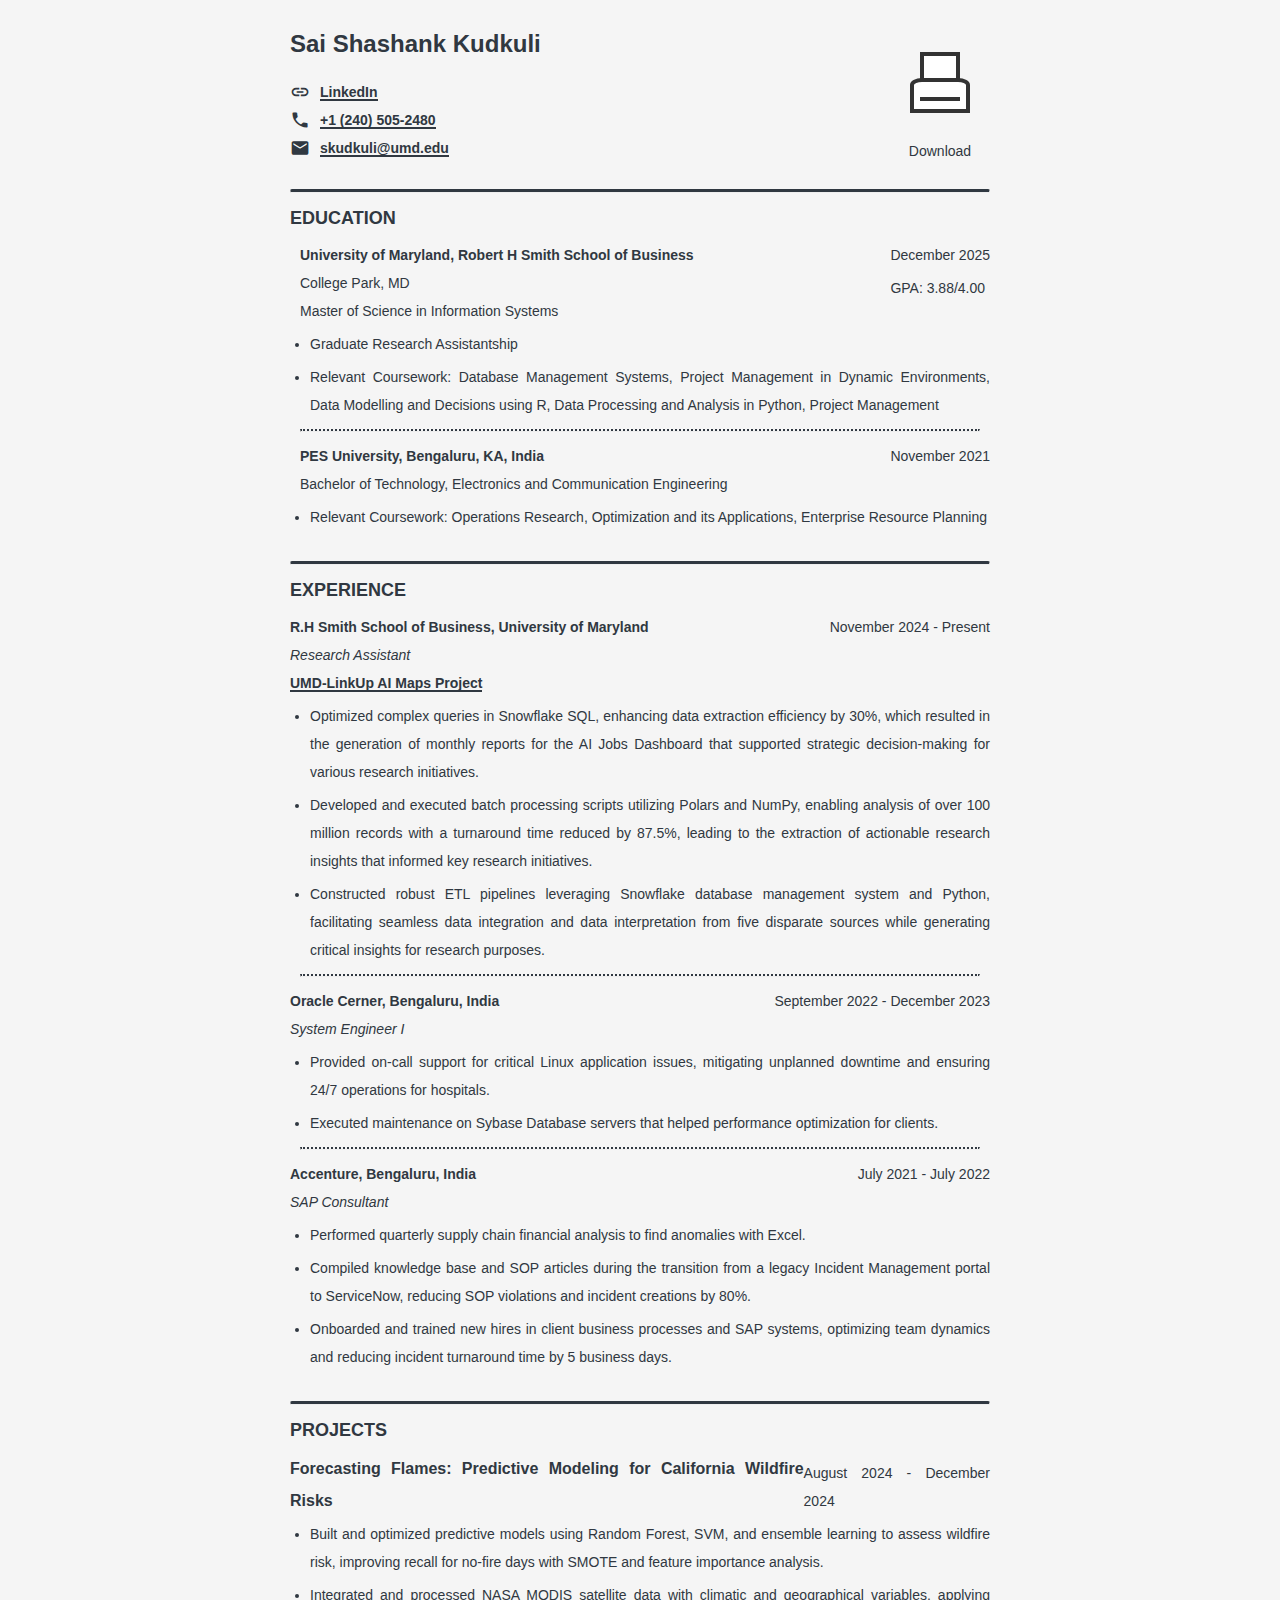
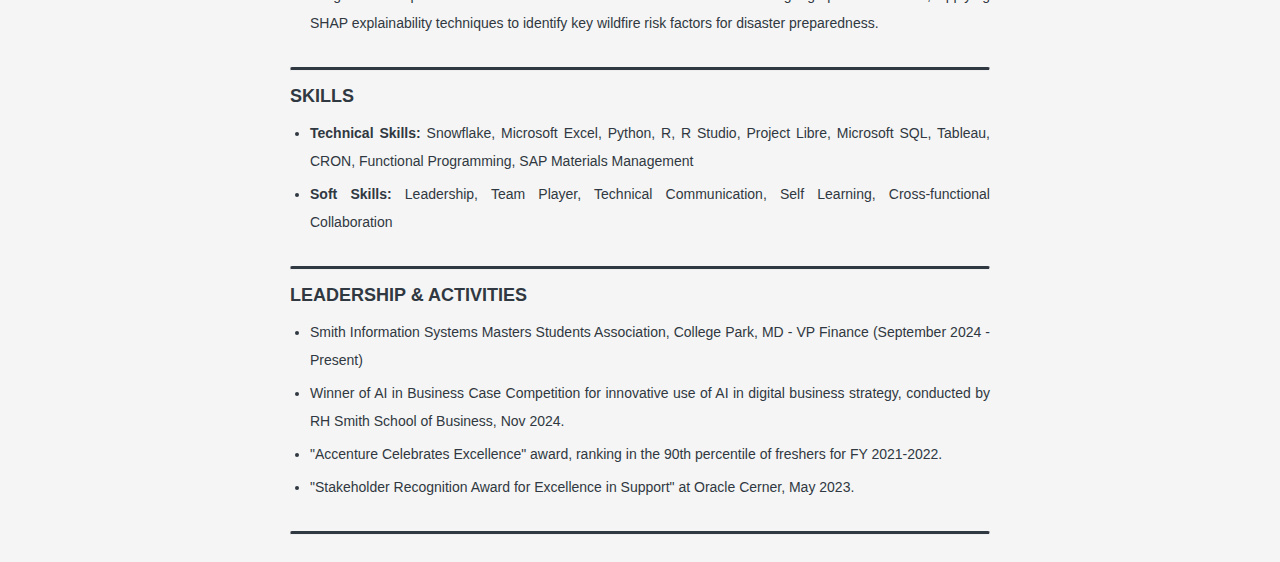
<file: index.html>
<!DOCTYPE html>
<html>
<head>
	<link rel="stylesheet" href="resume.css">
	<link rel="stylesheet" href="https://fonts.googleapis.com/icon?family=Material+Icons">
	<meta charset="UTF-8">
    <meta http-equiv="X-UA-Compatible" content="IE=edge">
    <meta name="viewport" content="width=device-width, initial-scale=1.0">
    <title>Shashank's Resume</title>
	<link rel="icon" type="image/x-icon" href="favicon.ico?">
	
</head>
<body>
	<div class="group">
	<div>
	<h1>Sai Shashank Kudkuli</h1>
	<div class="contact">
		<div class="icon">
			<i class="material-icons">insert_link</i>
			<a href="https://www.linkedin.com/in/saishashankk/">LinkedIn</a>
		</div>
		<div class="icon">
			<i class="material-icons">local_phone</i>
			<a href="tel:+12405052480">+1 (240) 505-2480</a>
		</div>
		<div class="icon">
			<i class="material-icons">email</i>
			<a href="mailto:skudkuli@umd.edu">skudkuli@umd.edu</a>
		</div>
	</div>
	</div>
	<div style="text-align: center; display: inline-block;">
	    <button class="print-button" onclick="window.open('https://github.com/shash992/resume/raw/main/resume.pdf', '_blank');"><span class="print-icon"></span></button>
	    <p style="font-size: 14px; margin-top: 0; text-align: center;">Download</p>
	</div>
	</div>
	<hr class="solid">

	<div class="section">
		<h2>EDUCATION</h2>
		<div class="education-entry">
			<div class="education-details">
				<p><strong>University of Maryland, Robert H Smith School of Business</strong></p>
				<p>College Park, MD</p>
				<p>Master of Science in Information Systems</p>
			</div>
			<div>
				<p>December 2025</p>
				<p class="education-gpa">GPA: 3.88/4.00</p>
			</div>
		</div>
		<ul>
			<li>Graduate Research Assistantship</li>
			<li>Relevant Coursework: Database Management Systems, Project Management in Dynamic Environments, Data Modelling and Decisions using R, Data Processing and Analysis in Python, Project Management</li>
		</ul>
		<hr class="dotted">
		<div class="education-entry">
			<div class="education-details">
				<p><strong>PES University, Bengaluru, KA, India</strong></p>
				<p>Bachelor of Technology, Electronics and Communication Engineering</p>
			</div>
			<div>
				<p>November 2021</p>
			</div>
		</div>
		<ul>
			<li>Relevant Coursework: Operations Research, Optimization and its Applications, Enterprise Resource Planning</li>
		</ul>
	</div>
	<hr class="solid">

	<div class="section">
		<h2>EXPERIENCE</h2>
		<div class="experience-entry">
			<div>
				<p><strong>R.H Smith School of Business, University of Maryland</strong></p>
				<p class="experience-details">Research Assistant</p>
				<div class="icon">
					<a href="https://aimaps.ai/">UMD-LinkUp AI Maps Project</a>
				</div>
			</div>
			<p>November 2024 - Present</p>
		</div>
		<ul>
			<li>Optimized complex queries in Snowflake SQL, enhancing data extraction efficiency by 30%, which resulted in the generation of monthly reports for the AI Jobs Dashboard that supported strategic decision-making for various research initiatives.</li>
			<li>Developed and executed batch processing scripts utilizing Polars and NumPy, enabling analysis of over 100 million records with a turnaround time reduced by 87.5%, leading to the extraction of actionable research insights that informed key research initiatives.</li>
			<li>Constructed robust ETL pipelines leveraging Snowflake database management system and Python, facilitating seamless data integration and data interpretation from five disparate sources while generating critical insights for research purposes.</li>
		</ul>
		<hr class="dotted">
		<div class="experience-entry">
			<div>
				<p><strong>Oracle Cerner, Bengaluru, India</strong></p>
				<p class="experience-details">System Engineer I</p>
			</div>
			<p>September 2022 - December 2023</p>
		</div>
		<ul>
			<li>Provided on-call support for critical Linux application issues, mitigating unplanned downtime and ensuring 24/7 operations for hospitals.</li>
			<li>Executed maintenance on Sybase Database servers that helped performance optimization for clients.</li>
		</ul>
		<hr class="dotted">
		<div class="experience-entry">
			<div>
				<p><strong>Accenture, Bengaluru, India</strong></p>
				<p class="experience-details">SAP Consultant</p>
			</div>
			<p>July 2021 - July 2022</p>
		</div>
		<ul>
			<li>Performed quarterly supply chain financial analysis to find anomalies with Excel.</li>
			<li>Compiled knowledge base and SOP articles during the transition from a legacy Incident Management portal to ServiceNow, reducing SOP violations and incident creations by 80%.</li>
			<li>Onboarded and trained new hires in client business processes and SAP systems, optimizing team dynamics and reducing incident turnaround time by 5 business days.</li>
		</ul>
	</div>
	<hr class="solid">

	<div class="section" id="projects">
		<h2>PROJECTS</h2>
		<div class="group">
			<h3>Forecasting Flames: Predictive Modeling for California Wildfire Risks</h3>
			<p>August 2024 - December 2024</p>
		</div>
		<ul>
			<li>Built and optimized predictive models using Random Forest, SVM, and ensemble learning to assess wildfire risk, improving recall for no-fire days with SMOTE and feature importance analysis.</li>
			<li>Integrated and processed NASA MODIS satellite data with climatic and geographical variables, applying SHAP explainability techniques to identify key wildfire risk factors for disaster preparedness.</li>
		</ul>
	</div>
	<hr class="solid">

	<div class="section">
		<h2>SKILLS</h2>
		<ul>
			<li><b>Technical Skills:</b> Snowflake, Microsoft Excel, Python, R, R Studio, Project Libre, Microsoft SQL, Tableau, CRON, Functional Programming, SAP Materials Management</li>
			<li><b>Soft Skills:</b> Leadership, Team Player, Technical Communication, Self Learning, Cross-functional Collaboration</li>
		</ul>
	</div>
	<hr class="solid">

	<div class="section">
		<h2>LEADERSHIP & ACTIVITIES</h2>
		<ul>
			<li>Smith Information Systems Masters Students Association, College Park, MD - VP Finance (September 2024 - Present)</li>
			<li>Winner of AI in Business Case Competition for innovative use of AI in digital business strategy, conducted by RH Smith School of Business, Nov 2024.</li>
			<li>"Accenture Celebrates Excellence" award, ranking in the 90th percentile of freshers for FY 2021-2022.</li>
			<li>"Stakeholder Recognition Award for Excellence in Support" at Oracle Cerner, May 2023.</li>
		</ul>
	</div>
	<hr class="solid">
</body>
</html>
</file>
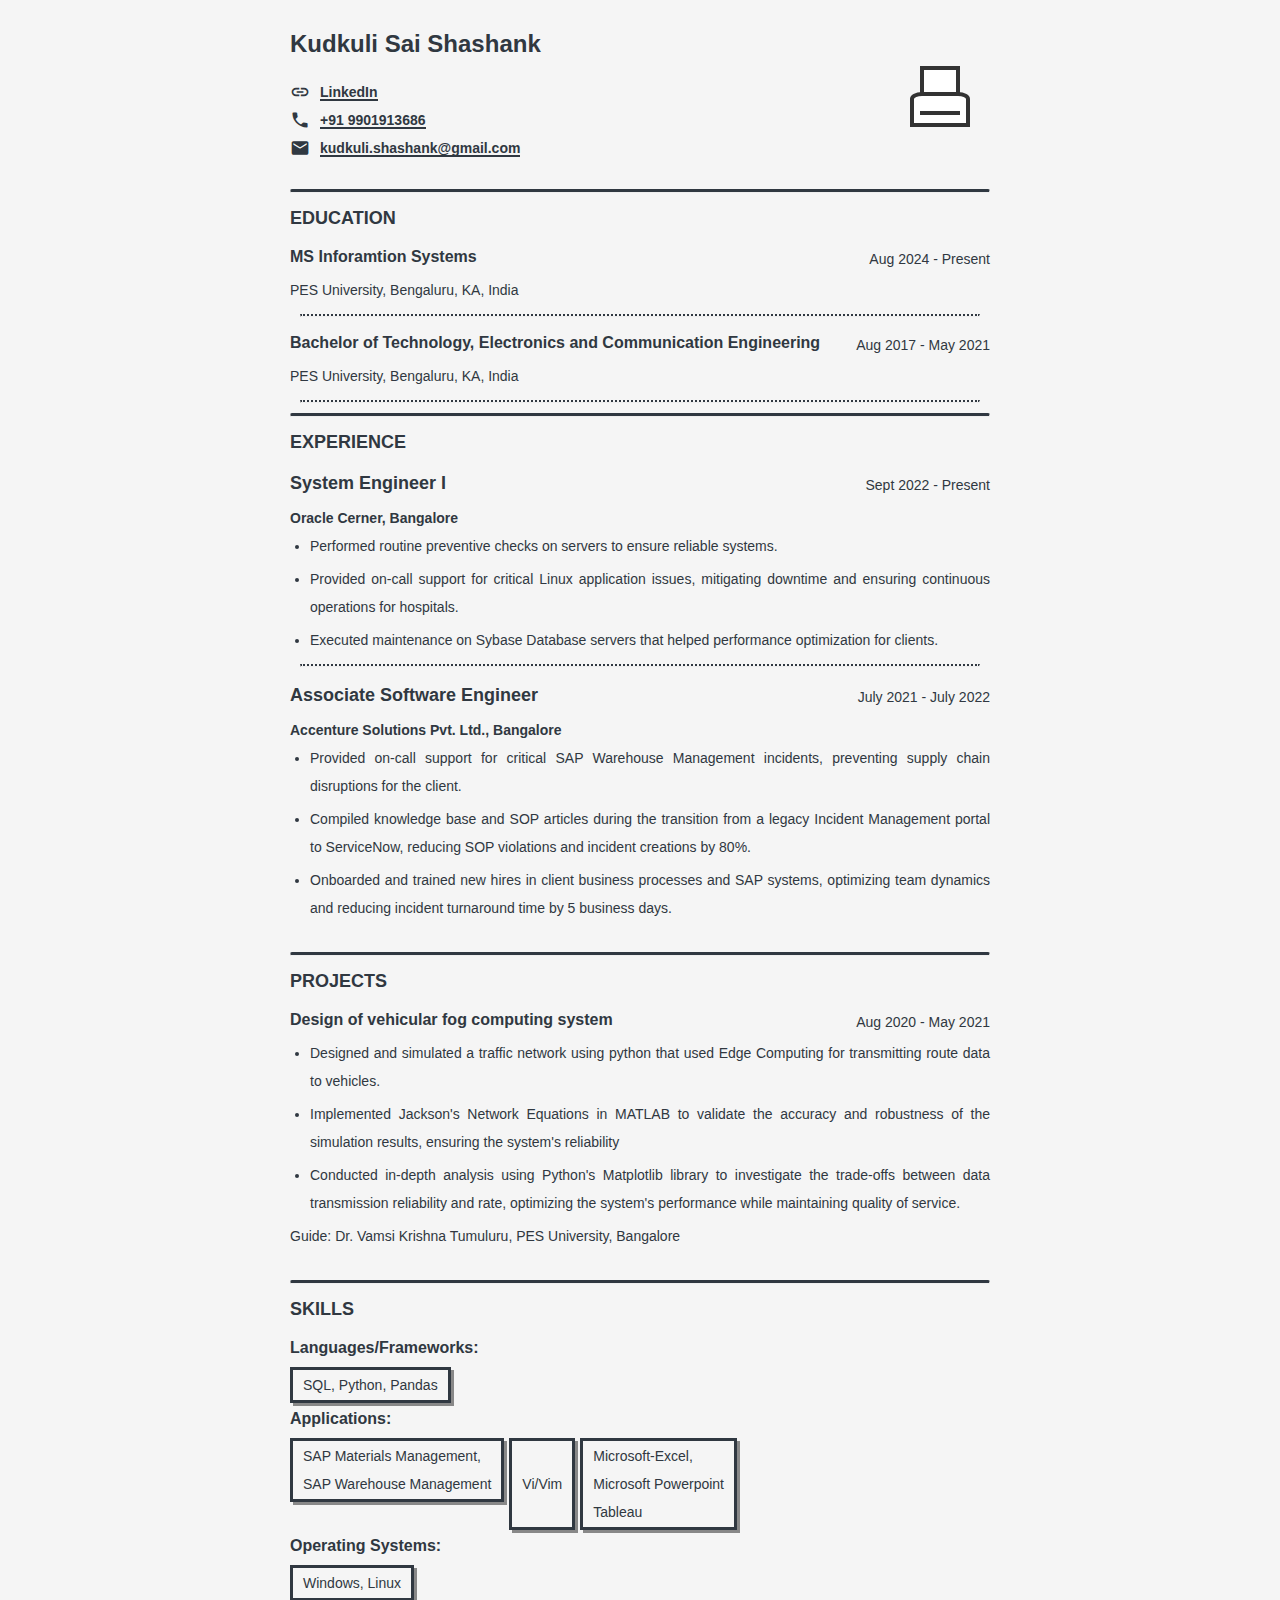
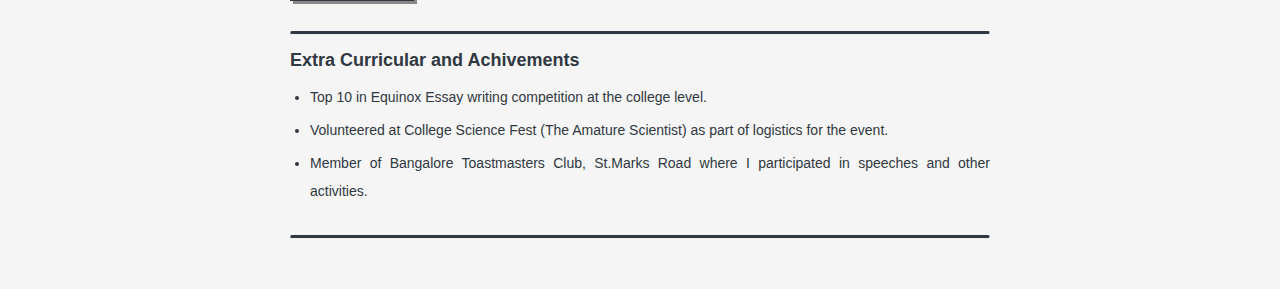
<file: index_backup.html>
<!DOCTYPE html>
<html>
<head>
	<link rel="stylesheet" href="resume.css">
	<link rel="stylesheet" href="https://fonts.googleapis.com/icon?family=Material+Icons">
	<meta charset="UTF-8">
    <meta http-equiv="X-UA-CompatibIe" content="IE=edge">
    <meta name="viewport" content="width=device-width, initial-scale=1.0">
    <title>Shashank's Resume</title>
	<link rel="icon" type="image/x-icon" href="favicon.ico?">
</head>
<body>
	<div class="group">
	<div>
	<h1>Kudkuli Sai Shashank</h1>
	<div class="contact">
		<div class="icon">
			<i class="material-icons" >insert_link</i>
			<a href="https://www.linkedin.com/in/saishashankk/">LinkedIn</a>
		</div>
		<div class="icon">
			<i class="material-icons" >local_phone</i>
			<a href="tel:+919901913686">+91 9901913686</a>
		</div>
		<div class="icon">
			<i class="material-icons" >email</i>
			<a href="mailto:kudkuli.shashank@gmail.com">kudkuli.shashank@gmail.com</a>
		</div>
	</div>
	</div>
	<button class="print-button" onClick="window.print()"><span class="print-icon"></span></button>	
	</div>
	<hr class="solid">

		<div class="section">
		<h2>EDUCATION</h2>
		<div class="group">
			<h3>MS Inforamtion Systems</h3>
			<p>Aug 2024 - Present</p>
		</div>
		<p>PES University, Bengaluru, KA, India</p>
		<hr class="dotted">
		<div class="group">
			<h3>Bachelor of Technology, Electronics and Communication Engineering</h3>
			<p>Aug 2017 - May 2021</p>
		</div>
		<p>PES University, Bengaluru, KA, India</p>
		<hr class="dotted">

	<hr class="solid">
	
	<div class="section">
		<h2>EXPERIENCE</h2>
		<div class="group">
			<h3 class="role">System Engineer I</h3>
			<p>Sept 2022 - Present</p>
		</div>
		<p class="company">Oracle Cerner, Bangalore</p>
		<ul>
			<li>Performed routine preventive checks on servers to ensure reliable systems.</li>
			<li>Provided on-call support for critical Linux application issues, mitigating downtime and ensuring continuous operations for hospitals.</li>
			<li>Executed maintenance on Sybase Database servers that helped performance optimization for clients.</li>
		</ul>
		<hr class="dotted">
		<div class="group">
			<h3 class="role">Associate Software Engineer</h3>
			<p>July 2021 - July 2022</p>
		</div>
		<p class="company">Accenture Solutions Pvt. Ltd., Bangalore</p>
		<ul>
			<li>Provided on-call support for critical SAP Warehouse Management incidents, preventing supply chain disruptions for the client.</li>
			<li>Compiled knowledge base and SOP articles during the transition from a legacy Incident Management portal to ServiceNow, reducing SOP violations and incident creations by 80%.</li>
			<li>Onboarded and trained new hires in client business processes and SAP systems, optimizing team dynamics and reducing incident turnaround time by 5 business days.</li>
		</ul>
	</div>
	<hr class="solid">

	<div class="section" id="projects">
		<h2>PROJECTS</h2>
		<div class="group">
		<h3>Design of vehicular fog computing system</h3>
		<p>Aug 2020 - May 2021</p>
		</div>
		<ul>
			<li>Designed and simulated a traffic network using python that used Edge Computing for transmitting route data to vehicles.</li>
			<li>Implemented Jackson's Network Equations in MATLAB to validate the accuracy and robustness of the simulation results, ensuring the system's reliability</li>
			<li>Conducted in-depth analysis using Python's Matplotlib library to investigate the trade-offs between data transmission reliability and rate, optimizing the system's performance while maintaining quality of service.</li>
		</ul>
		<p>Guide: Dr. Vamsi Krishna Tumuluru, PES University, Bangalore</p>
	</div>
	<hr class="solid">


	<div class="section">
		<h2>SKILLS</h2>
		<div class="outer">
			  <div class="item"><h3>Languages/Frameworks:</h3></div>
			  <div class="item">
				<div class="blocks"><p>SQL, Python, Pandas</p></div>
			  </div>
			  <div class="item"><h3>Applications:</h3></div>
			  <div class="item">
				<div class="outer">
					<div class="blocks">
						<div class="item"><p>SAP Materials Management,</p></div>
						<div class="item"><p> SAP Warehouse Management</p></div>
					</div>
				</div>
				<div class="blocks" ><p>Vi/Vim</p></div>
				<div class="outer">
					<div class="blocks">
						<div class="item"><p>Microsoft-Excel,</p></div>
						<div class="item"><p> Microsoft Powerpoint</p></div>
						<div class="item">Tableau<p></p></div>
					</div>
				</div>
			  </div>
			  <div class="item"><h3>Operating Systems:</h3></div>
			  <div class="item">
			  	<div class="blocks"><p>Windows, Linux</p></div>
			  </div>
		  </div>
	</div>
	<hr class="solid">

	<div class="section">
		<h2>Extra Curricular and Achivements</h2>
		<ul>
			<li>Top 10 in Equinox Essay writing competition at the college level.</li>
			<li>Volunteered at College Science Fest (The Amature Scientist) as part of logistics for the event.</li>
			<li>Member of Bangalore Toastmasters Club, St.Marks Road where I participated in speeches and other activities.</li>
		</ul>
	</div>
	<hr class="solid">
	
</body>
</html>
</file>
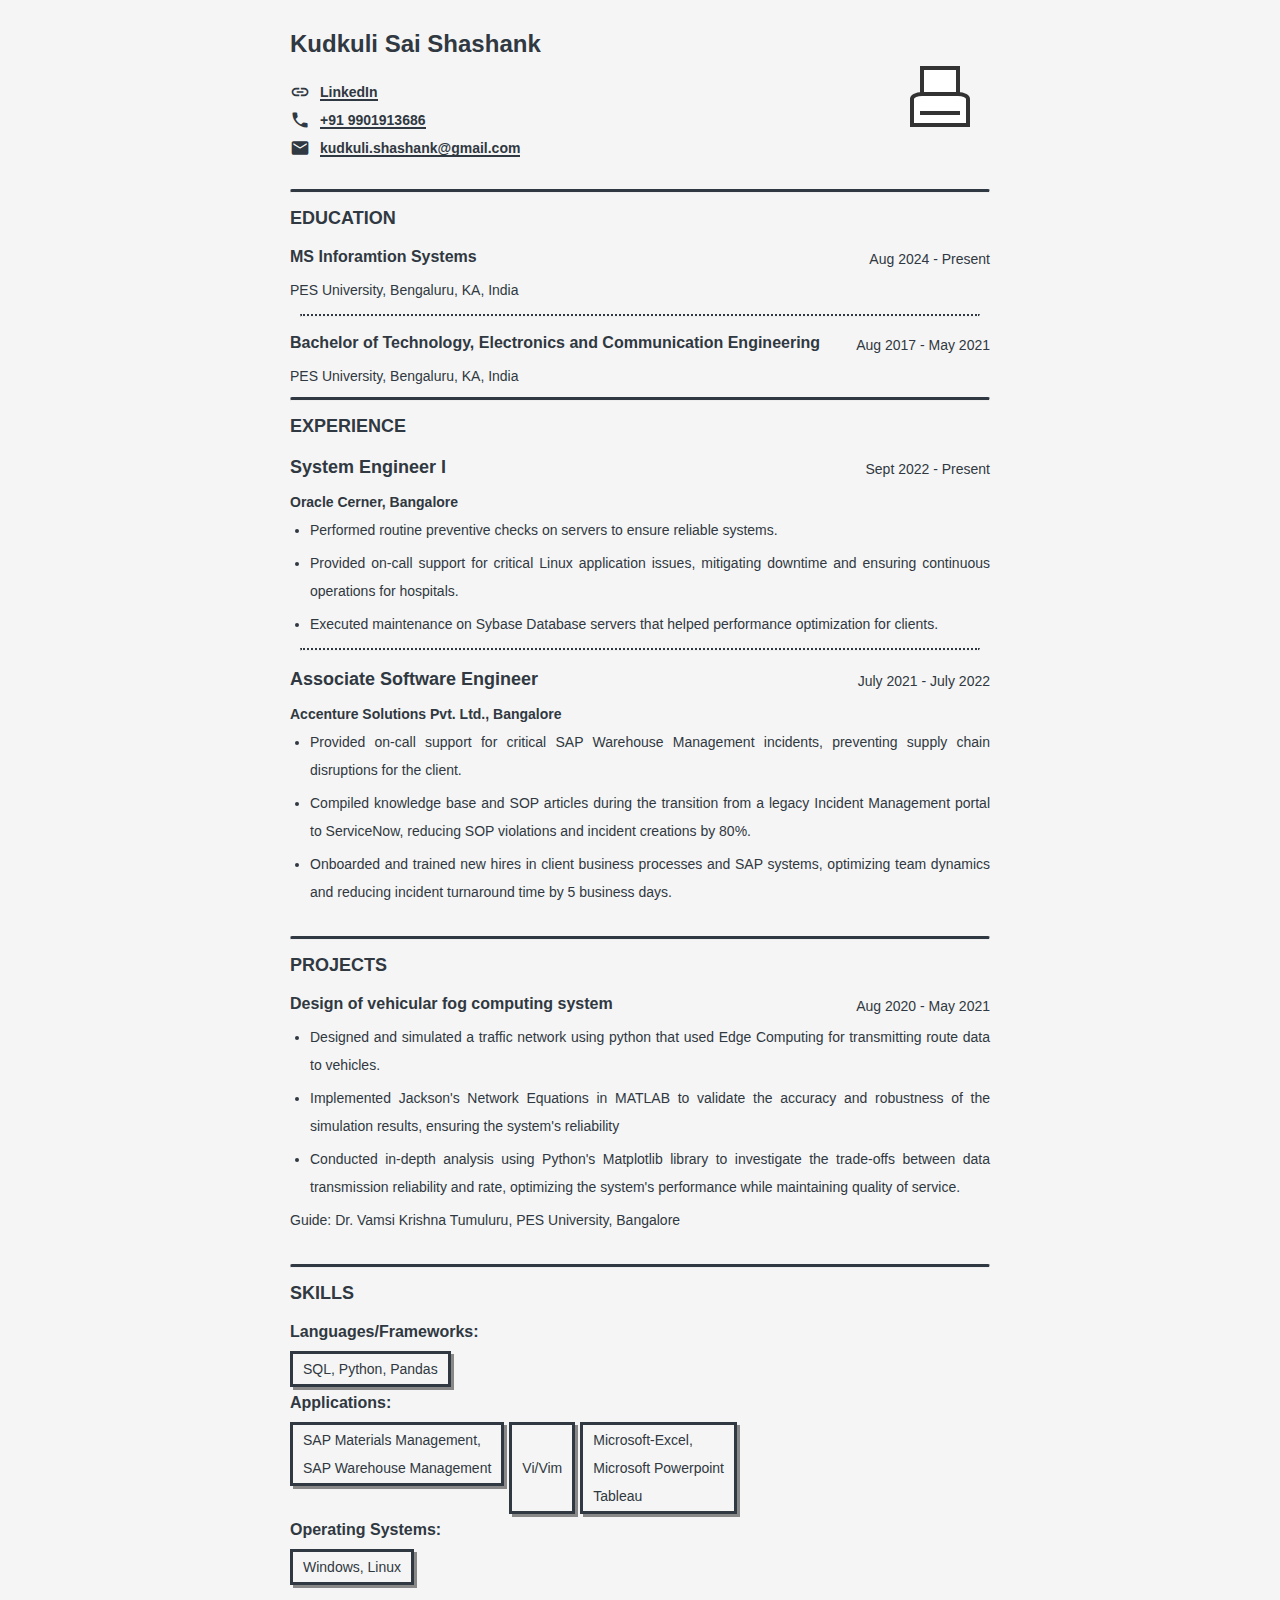
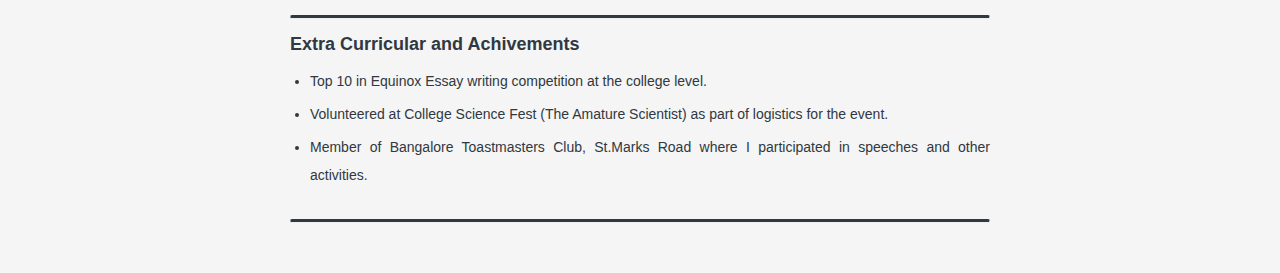
<file: index_bak.html>
<!DOCTYPE html>
<html>
<head>
	<link rel="stylesheet" href="resume.css">
	<link rel="stylesheet" href="https://fonts.googleapis.com/icon?family=Material+Icons">
	<meta charset="UTF-8">
    <meta http-equiv="X-UA-CompatibIe" content="IE=edge">
    <meta name="viewport" content="width=device-width, initial-scale=1.0">
    <title>Shashank's Resume</title>
	<link rel="icon" type="image/x-icon" href="favicon.ico?">
</head>
<body>
	<div class="group">
	<div>
	<h1>Kudkuli Sai Shashank</h1>
	<div class="contact">
		<div class="icon">
			<i class="material-icons" >insert_link</i>
			<a href="https://www.linkedin.com/in/saishashankk/">LinkedIn</a>
		</div>
		<div class="icon">
			<i class="material-icons" >local_phone</i>
			<a href="tel:+919901913686">+91 9901913686</a>
		</div>
		<div class="icon">
			<i class="material-icons" >email</i>
			<a href="mailto:kudkuli.shashank@gmail.com">kudkuli.shashank@gmail.com</a>
		</div>
	</div>
	</div>
	<button class="print-button" onClick="window.print()"><span class="print-icon"></span></button>	
	</div>
	<hr class="solid">

		<div class="section">
		<h2>EDUCATION</h2>
		<div class="group">
			<h3>MS Inforamtion Systems</h3>
			<p>Aug 2024 - Present</p>
		</div>
		<p>PES University, Bengaluru, KA, India</p>
		<hr class="dotted">
		<div class="group">
			<h3>Bachelor of Technology, Electronics and Communication Engineering</h3>
			<p>Aug 2017 - May 2021</p>
		</div>
		<p>PES University, Bengaluru, KA, India</p>
		

	<hr class="solid">
	
	<div class="section">
		<h2>EXPERIENCE</h2>
		<div class="group">
			<h3 class="role">System Engineer I</h3>
			<p>Sept 2022 - Present</p>
		</div>
		<p class="company">Oracle Cerner, Bangalore</p>
		<ul>
			<li>Performed routine preventive checks on servers to ensure reliable systems.</li>
			<li>Provided on-call support for critical Linux application issues, mitigating downtime and ensuring continuous operations for hospitals.</li>
			<li>Executed maintenance on Sybase Database servers that helped performance optimization for clients.</li>
		</ul>
		<hr class="dotted">
		<div class="group">
			<h3 class="role">Associate Software Engineer</h3>
			<p>July 2021 - July 2022</p>
		</div>
		<p class="company">Accenture Solutions Pvt. Ltd., Bangalore</p>
		<ul>
			<li>Provided on-call support for critical SAP Warehouse Management incidents, preventing supply chain disruptions for the client.</li>
			<li>Compiled knowledge base and SOP articles during the transition from a legacy Incident Management portal to ServiceNow, reducing SOP violations and incident creations by 80%.</li>
			<li>Onboarded and trained new hires in client business processes and SAP systems, optimizing team dynamics and reducing incident turnaround time by 5 business days.</li>
		</ul>
	</div>
	<hr class="solid">

	<div class="section" id="projects">
		<h2>PROJECTS</h2>
		<div class="group">
		<h3>Design of vehicular fog computing system</h3>
		<p>Aug 2020 - May 2021</p>
		</div>
		<ul>
			<li>Designed and simulated a traffic network using python that used Edge Computing for transmitting route data to vehicles.</li>
			<li>Implemented Jackson's Network Equations in MATLAB to validate the accuracy and robustness of the simulation results, ensuring the system's reliability</li>
			<li>Conducted in-depth analysis using Python's Matplotlib library to investigate the trade-offs between data transmission reliability and rate, optimizing the system's performance while maintaining quality of service.</li>
		</ul>
		<p>Guide: Dr. Vamsi Krishna Tumuluru, PES University, Bangalore</p>
	</div>
	<hr class="solid">


	<div class="section">
		<h2>SKILLS</h2>
		<div class="outer">
			  <div class="item"><h3>Languages/Frameworks:</h3></div>
			  <div class="item">
				<div class="blocks"><p>SQL, Python, Pandas</p></div>
			  </div>
			  <div class="item"><h3>Applications:</h3></div>
			  <div class="item">
				<div class="outer">
					<div class="blocks">
						<div class="item"><p>SAP Materials Management,</p></div>
						<div class="item"><p> SAP Warehouse Management</p></div>
					</div>
				</div>
				<div class="blocks" ><p>Vi/Vim</p></div>
				<div class="outer">
					<div class="blocks">
						<div class="item"><p>Microsoft-Excel,</p></div>
						<div class="item"><p> Microsoft Powerpoint</p></div>
						<div class="item">Tableau<p></p></div>
					</div>
				</div>
			  </div>
			  <div class="item"><h3>Operating Systems:</h3></div>
			  <div class="item">
			  	<div class="blocks"><p>Windows, Linux</p></div>
			  </div>
		  </div>
	</div>
	<hr class="solid">

	<div class="section">
		<h2>Extra Curricular and Achivements</h2>
		<ul>
			<li>Top 10 in Equinox Essay writing competition at the college level.</li>
			<li>Volunteered at College Science Fest (The Amature Scientist) as part of logistics for the event.</li>
			<li>Member of Bangalore Toastmasters Club, St.Marks Road where I participated in speeches and other activities.</li>
		</ul>
	</div>
	<hr class="solid">
	
</body>
</html>
</file>
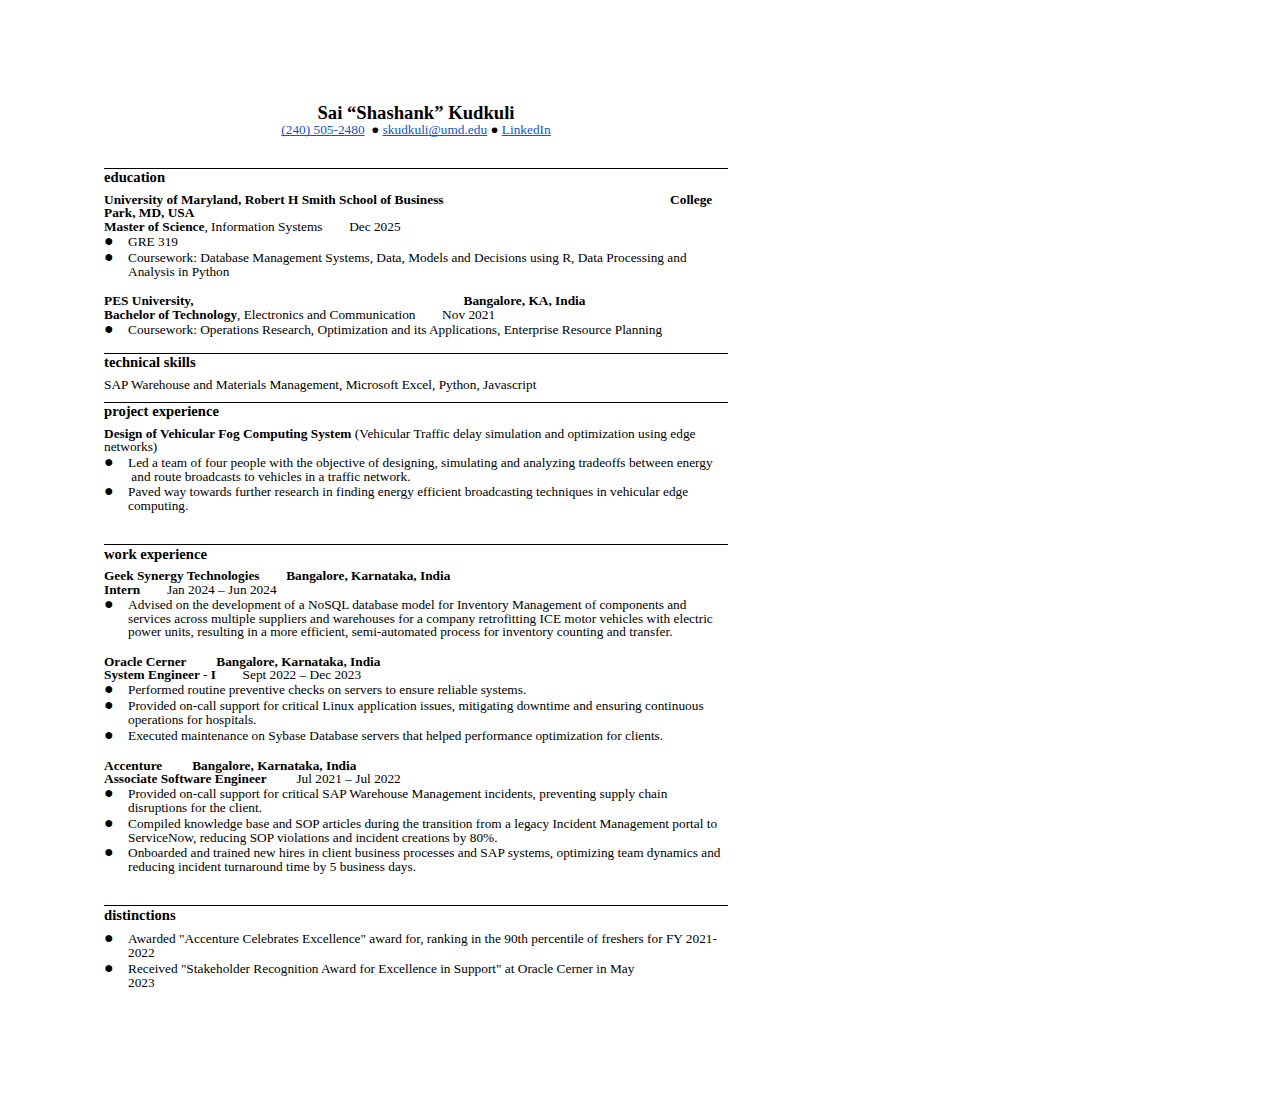
<file: index_bk.html>
<html>
   <head>
      <meta content="text/html; charset=UTF-8" http-equiv="content-type">
      <style type="text/css">@import url(https://themes.googleusercontent.com/fonts/css?kit=fpjTOVmNbO4Lz34iLyptLVumN3ATOVc2BoeDKcwJhFTljiSzuFEcjsip7pjNdcnF);.lst-kix_list_1-3>li:before{content:"\0025cf   "}.lst-kix_list_1-4>li:before{content:"o  "}ul.lst-kix_list_1-0{list-style-type:none}.lst-kix_list_1-7>li:before{content:"o  "}.lst-kix_list_1-5>li:before{content:"\0025aa   "}.lst-kix_list_1-6>li:before{content:"\0025cf   "}li.li-bullet-0:before{margin-left:-18pt;white-space:nowrap;display:inline-block;min-width:18pt}ul.lst-kix_list_1-3{list-style-type:none}.lst-kix_list_1-0>li:before{content:"\0025cf   "}ul.lst-kix_list_1-4{list-style-type:none}.lst-kix_list_1-8>li:before{content:"\0025aa   "}ul.lst-kix_list_1-1{list-style-type:none}ul.lst-kix_list_1-2{list-style-type:none}ul.lst-kix_list_1-7{list-style-type:none}.lst-kix_list_1-1>li:before{content:"o  "}.lst-kix_list_1-2>li:before{content:"\0025aa   "}ul.lst-kix_list_1-8{list-style-type:none}ul.lst-kix_list_1-5{list-style-type:none}ul.lst-kix_list_1-6{list-style-type:none}ol{margin:0;padding:0}table td,table th{padding:0}.c8{padding-top:1pt;border-top-width:1pt;border-top-color:#000000;padding-bottom:6pt;line-height:1.0;page-break-after:avoid;orphans:2;border-top-style:solid;widows:2;text-align:left}.c0{margin-left:18pt;padding-top:0pt;padding-left:0pt;padding-bottom:0pt;line-height:1.0;orphans:2;widows:2;text-align:left}.c4{padding-top:0pt;padding-bottom:0pt;line-height:1.0;orphans:2;widows:2;text-align:justify;height:12pt}.c1{-webkit-text-decoration-skip:none;color:#1155cc;font-weight:400;text-decoration:underline;text-decoration-skip-ink:none;font-size:10pt;font-family:"Calibri"}.c17{padding-top:0pt;padding-bottom:0pt;line-height:1.0;orphans:2;widows:2;text-align:center}.c5{padding-top:0pt;padding-bottom:0pt;line-height:1.0;orphans:2;widows:2;text-align:left}.c3{color:#000000;text-decoration:none;vertical-align:baseline;font-style:normal}.c12{font-weight:400;font-size:10pt;font-family:"Times New Roman"}.c16{font-weight:700;font-size:8pt;font-family:"Calibri"}.c19{text-decoration:none;vertical-align:baseline;font-style:italic}.c7{background-color:#ffffff;max-width:468pt;padding:72pt 72pt 72pt 72pt}.c2{font-size:10pt;font-family:"Calibri";font-weight:400}.c9{font-weight:700;font-size:11pt;font-family:"Calibri"}.c6{font-size:10pt;font-family:"Calibri";font-weight:700}.c14{font-weight:400;font-size:14pt;font-family:"Calibri"}.c10{font-weight:400;font-size:8pt;font-family:"Calibri"}.c21{font-size:14pt;font-family:"Calibri";font-weight:700}.c11{padding:0;margin:0}.c20{color:inherit;text-decoration:inherit}.c13{color:#000000}.c18{page-break-after:avoid}.c15{height:12pt}.title{padding-top:0pt;color:#000000;font-weight:700;font-size:16pt;padding-bottom:0pt;font-family:"Times New Roman";line-height:1.0;orphans:2;widows:2;text-align:center}.subtitle{padding-top:18pt;color:#666666;font-size:24pt;padding-bottom:4pt;font-family:"Georgia";line-height:1.0;page-break-after:avoid;font-style:italic;orphans:2;widows:2;text-align:left}li{color:#000000;font-size:12pt;font-family:"Times New Roman"}p{margin:0;color:#000000;font-size:12pt;font-family:"Times New Roman"}h1{padding-top:24pt;color:#365f91;font-weight:700;font-size:14pt;padding-bottom:0pt;font-family:"Cambria";line-height:1.0;page-break-after:avoid;orphans:2;widows:2;text-align:left}h2{padding-top:18pt;color:#000000;font-weight:700;font-size:18pt;padding-bottom:4pt;font-family:"Times New Roman";line-height:1.0;page-break-after:avoid;orphans:2;widows:2;text-align:left}h3{padding-top:14pt;color:#000000;font-weight:700;font-size:14pt;padding-bottom:4pt;font-family:"Times New Roman";line-height:1.0;page-break-after:avoid;orphans:2;widows:2;text-align:left}h4{padding-top:12pt;color:#000000;font-weight:700;font-size:12pt;padding-bottom:2pt;font-family:"Times New Roman";line-height:1.0;page-break-after:avoid;orphans:2;widows:2;text-align:left}h5{padding-top:0pt;color:#000000;font-size:10pt;padding-bottom:0pt;font-family:"Times New Roman";line-height:1.0;page-break-after:avoid;font-style:italic;orphans:2;widows:2;text-align:left}h6{padding-top:10pt;color:#000000;font-weight:700;font-size:10pt;padding-bottom:2pt;font-family:"Times New Roman";line-height:1.0;page-break-after:avoid;orphans:2;widows:2;text-align:left}</style>
     <title>Shashank's Resume</title>
	   <link rel="icon" type="image/x-icon" href="favicon.ico?">
   </head>
   <body class="c7 doc-content">
      <p class="c17"><span class="c21">Sai &ldquo;Shashank&rdquo; Kudkuli</span></p>
      <p class="c17"><span class="c1">(240) 505-2480</span><span class="c2 c13">&nbsp;</span><span class="c2">&nbsp;&#9679; </span><span class="c1"><a class="c20" href="mailto:skudkuli@umd.edu">skudkuli@umd.edu</a></span><span class="c2">&nbsp;&#9679; </span><span class="c1"><a class="c20" href="https://www.google.com/url?q=https://www.linkedin.com/in/saishashankk/&amp;sa=D&amp;source=editors&amp;ust=1727443646990479&amp;usg=AOvVaw3a60hIOlOpASIrxImo-HZy">LinkedIn</a></span></p>
      <p class="c17 c15"><span class="c3 c12"></span></p>
      <p class="c5 c15"><span class="c3 c10"></span></p>
      <p class="c8"><span class="c3 c9">education</span></p>
      <p class="c5 c18"><span class="c6">University of Maryland, Robert H Smith School of Business&nbsp;&nbsp;&nbsp;&nbsp;&nbsp;&nbsp;&nbsp;&nbsp; &nbsp; &nbsp; &nbsp; &nbsp; &nbsp; &nbsp; &nbsp; &nbsp; &nbsp; &nbsp; &nbsp; &nbsp; &nbsp; &nbsp; &nbsp; &nbsp; &nbsp; &nbsp; &nbsp; &nbsp; &nbsp; &nbsp; &nbsp; &nbsp; &nbsp; &nbsp; &nbsp; &nbsp; &nbsp; &nbsp;College Park, MD, USA</span></p>
      <p class="c5"><span class="c6">Master of Science</span><span class="c2">, Information Systems&nbsp;&nbsp;&nbsp;&nbsp;&nbsp;&nbsp;&nbsp;&nbsp;Dec 2025</span></p>
      <ul class="c11 lst-kix_list_1-0 start">
         <li class="c0 c18 li-bullet-0"><span class="c2">GRE 319</span></li>
         <li class="c0 li-bullet-0"><span class="c3 c2">Coursework: Database Management Systems, Data, Models and Decisions using R, Data Processing and Analysis in Python</span></li>
      </ul>
      <p class="c4"><span class="c3 c10"></span></p>
      <p class="c5 c18"><span class="c6">PES University, &nbsp;&nbsp;&nbsp;&nbsp;&nbsp;&nbsp;&nbsp;&nbsp;&nbsp;&nbsp;&nbsp;&nbsp;&nbsp;&nbsp;&nbsp;&nbsp;&nbsp;&nbsp;&nbsp;&nbsp;&nbsp;&nbsp;&nbsp;&nbsp;&nbsp;&nbsp;&nbsp;&nbsp;&nbsp;&nbsp;&nbsp;&nbsp;&nbsp;&nbsp;&nbsp;&nbsp;&nbsp;&nbsp;&nbsp;&nbsp;&nbsp;&nbsp;&nbsp;&nbsp;&nbsp;&nbsp;&nbsp;&nbsp;&nbsp;&nbsp;&nbsp;&nbsp;&nbsp;&nbsp;&nbsp;&nbsp;&nbsp;&nbsp;&nbsp;&nbsp;&nbsp;&nbsp;&nbsp;&nbsp;&nbsp;&nbsp;&nbsp;&nbsp;&nbsp;&nbsp;&nbsp;&nbsp;&nbsp;&nbsp;&nbsp;&nbsp;&nbsp;&nbsp;&nbsp;&nbsp;Bangalore</span><span class="c6 c13">, </span><span class="c6">KA</span><span class="c6 c13">, </span><span class="c6">India</span></p>
      <p class="c5"><span class="c6">Bachelor of Technology</span><span class="c3 c2">, Electronics and Communication&nbsp;&nbsp;&nbsp;&nbsp;&nbsp;&nbsp;&nbsp;&nbsp;Nov 2021</span></p>
      <ul class="c11 lst-kix_list_1-0">
         <li class="c0 li-bullet-0"><span class="c2">Coursework: Operations Research, Optimization and its Applications, Enterprise Resource Planning</span></li>
      </ul>
      <p class="c5 c15"><span class="c3 c10"></span></p>
      <p class="c8"><span class="c3 c9">technical skills</span></p>
      <p class="c5"><span class="c2">SAP Warehouse and Materials Management, Microsoft Excel, Python, Javascript</span></p>
      <p class="c5"><span class="c3 c10">&nbsp;&nbsp;&nbsp;&nbsp;&nbsp;&nbsp;&nbsp;&nbsp;</span></p>
      <p class="c8"><span class="c9 c13">project experience</span></p>
      <p class="c5"><span class="c6">Design of Vehicular Fog Computing System </span><span class="c2 c3">(Vehicular Traffic delay simulation and optimization using edge networks)&nbsp;&nbsp;&nbsp;&nbsp;&nbsp;&nbsp;&nbsp;&nbsp;</span></p>
      <ul class="c11 lst-kix_list_1-0">
         <li class="c0 li-bullet-0"><span class="c3 c2">Led a team of four people with the objective of designing, simulating and analyzing tradeoffs between energy &nbsp;and route broadcasts to vehicles in a traffic network.</span></li>
         <li class="c0 li-bullet-0"><span class="c3 c2">Paved way towards further research in finding energy efficient broadcasting techniques in vehicular edge computing.</span></li>
      </ul>
      <p class="c5 c15"><span class="c3 c2"></span></p>
      <p class="c5 c15"><span class="c3 c10"></span></p>
      <p class="c8"><span class="c9 c13">work experience</span></p>
      <p class="c5"><span class="c6">Geek Synergy Technologies</span><span class="c2">&nbsp;&nbsp;&nbsp;&nbsp;&nbsp;&nbsp;&nbsp;&nbsp;</span><span class="c6">Bangalore, Karnataka, India</span></p>
      <p class="c5"><span class="c6">Intern</span><span class="c2">&nbsp;&nbsp;&nbsp;&nbsp;&nbsp;&nbsp;&nbsp;&nbsp;Jan 2024 &ndash; Jun 2024</span></p>
      <ul class="c11 lst-kix_list_1-0">
         <li class="c0 li-bullet-0"><span class="c2">Advised on the development of a NoSQL database model for Inventory Management of components and services across multiple suppliers and warehouses for a company retrofitting ICE motor vehicles with electric power units, resulting in a more efficient, semi-automated process for inventory counting and transfer.</span></li>
      </ul>
      <p class="c5 c15"><span class="c3 c16"></span></p>
      <p class="c5"><span class="c6">Oracle Cerner </span><span class="c2">&nbsp;&nbsp;&nbsp;&nbsp;&nbsp;&nbsp;&nbsp;&nbsp;</span><span class="c6">Bangalore, Karnataka, India</span></p>
      <p class="c5"><span class="c6">System Engineer - I</span><span class="c3 c2">&nbsp;&nbsp;&nbsp;&nbsp;&nbsp;&nbsp;&nbsp;&nbsp;Sept 2022 &ndash; Dec 2023</span></p>
      <ul class="c11 lst-kix_list_1-0">
         <li class="c0 li-bullet-0"><span class="c2">Performed routine preventive checks on servers to ensure reliable systems.</span></li>
         <li class="c0 li-bullet-0"><span class="c2">Provided on-call support for critical Linux application issues, mitigating downtime and ensuring continuous operations for hospitals.</span></li>
         <li class="c0 li-bullet-0"><span class="c3 c2">Executed maintenance on Sybase Database servers that helped performance optimization for clients.</span></li>
      </ul>
      <p class="c5 c15"><span class="c3 c2"></span></p>
      <p class="c5"><span class="c6">Accenture </span><span class="c2">&nbsp;&nbsp;&nbsp;&nbsp;&nbsp;&nbsp;&nbsp;&nbsp;</span><span class="c6">Bangalore, Karnataka, India</span></p>
      <p class="c5"><span class="c6">Associate Software Engineer </span><span class="c3 c2">&nbsp;&nbsp;&nbsp;&nbsp;&nbsp;&nbsp;&nbsp;&nbsp;Jul 2021 &ndash; Jul 2022</span></p>
      <ul class="c11 lst-kix_list_1-0">
         <li class="c0 li-bullet-0"><span class="c3 c2">Provided on-call support for critical SAP Warehouse Management incidents, preventing supply chain disruptions for the client.</span></li>
         <li class="c0 li-bullet-0"><span class="c3 c2">Compiled knowledge base and SOP articles during the transition from a legacy Incident Management portal to ServiceNow, reducing SOP violations and incident creations by 80%.</span></li>
         <li class="c0 li-bullet-0"><span class="c3 c2">Onboarded and trained new hires in client business processes and SAP systems, optimizing team dynamics and reducing incident turnaround time by 5 business days.</span></li>
      </ul>
      <p class="c5 c15"><span class="c3 c2"></span></p>
      <p class="c5 c15"><span class="c3 c2"></span></p>
      <p class="c8"><span class="c9 c13">distinctions</span></p>
      <ul class="c11 lst-kix_list_1-0">
         <li class="c0 li-bullet-0"><span class="c3 c2">Awarded &quot;Accenture Celebrates Excellence&quot; award for, ranking in the 90th percentile of freshers for FY 2021-2022</span></li>
         <li class="c0 li-bullet-0"><span class="c2">Received &quot;Stakeholder Recognition Award for Excellence in Support&quot; at Oracle Cerner in May 2023&nbsp;&nbsp;&nbsp;&nbsp;&nbsp;&nbsp;&nbsp;&nbsp;&nbsp;&nbsp;&nbsp;&nbsp;&nbsp;&nbsp;&nbsp;&nbsp;&nbsp;&nbsp;&nbsp;&nbsp;&nbsp;&nbsp;&nbsp;&nbsp;&nbsp;&nbsp;&nbsp;&nbsp;&nbsp;&nbsp;&nbsp;&nbsp;&nbsp;&nbsp;&nbsp;&nbsp;&nbsp;&nbsp;&nbsp;&nbsp;</span></li>
      </ul>
   </body>
</html>
</file>
<file: resume.css>
body {
			font-family: Arial, sans-serif;
			font-size: 14px;
			line-height: 2;
			margin: 0;
			padding: 20px;
			display: block;
			text-align: center;
			margin-left: auto;
			margin-right: auto;
			background-color: #F5F5F5;
			color: #303841;
			min-width: 700px;
		}
		h1, h2, h3 {
			margin: 0;
			padding: 0;
			text-align: justify;
		}
		h1 {
			font-size: 24px;
			margin-bottom: 10px;
		}
		h2 {
			font-size: 18px;
			margin-bottom: 5px;
		}
		h3 {
			font-size: 16px;
			margin-bottom: 3px;
			text-align: justify;
		}
		p {
			margin: 0 0 0px 0px;
			text-align: justify;
		}
		ul {
			margin: 0;
			padding: 0 0 0 20px;
			text-align: justify;
		}
		li {
			margin-bottom: 5px;
			text-align: justify;
		}
		.contact {
			margin-bottom: 20px;
		}
		.section {
			margin-bottom: 30px;
		}
		.icon {
			display: flex;
			gap: 10px;
		}
		.company {
			font-weight: 600;
		}
		h3.role {
			font-weight: 700;
			font-size: large;
		}
		.group {
			display: flex;
			justify-content: space-between;
			align-items: center;
		}
		hr.solid {
			border-top: 3px solid #303841;
			border-radius: 5px;
		}
		i.material-icons {
			color: #303841;
			font-size: 20px;
			align-content: center;
		}
		a {
			text-decoration: none;
			color: #303841;
			font-weight: 700;
			position: relative;
		}
		a::before {
			content: '';
			background-color: #303841;
			position: absolute;
			left: 0;
			bottom: 5px;
			width: 100%;
			height: 2px;
			z-index: -1;
			transition: all .3s ease-in-out;
		}
		a:hover::before {
			bottom: 0;
			height: 85%;
		}
		a:hover {
			color: #F5F5F5;
			transition: all .3s ease-in-out;
		}
		@media only screen and (min-width: 1000px) {
			body {
				width: 40%;
			}
		}
		hr.dotted {
			border-top: 2px dotted #303841;
			margin: 10px;
		}
		button.print-button {
			width: 100px;
			height: 100px;
		}
		span.print-icon, span.print-icon::before, span.print-icon::after, button.print-button:hover .print-icon::after {
			border: solid 4px #333;
		}
		span.print-icon::after {
			border-width: 2px;
		}
		button.print-button {
			position: relative;
			padding: 0;
			border: 0;
			border: none;
			background: transparent;
		}
		span.print-icon, span.print-icon::before, span.print-icon::after, button.print-button:hover .print-icon::after {
			box-sizing: border-box;
			background-color: #fff;
		}
		span.print-icon {
			position: relative;
			display: inline-block;
			padding: 0;
			margin-top: 20%;
			width: 60%;
			height: 35%;
			background: #fff;
			border-radius: 20% 20% 0 0;
		}
		span.print-icon::before {
			content: "";
			position: absolute;
			bottom: 100%;
			left: 12%;
			right: 12%;
			height: 110%;
			transition: height .2s .15s;
		}
		span.print-icon::after {
			content: "";
			position: absolute;
			top: 55%;
			left: 12%;
			right: 12%;
			height: 0%;
			background: #fff;
			background-repeat: no-repeat;
			background-size: 70% 90%;
			background-position: center;
			background-image: linear-gradient(
				to top,
				#fff 0, #fff 14%,
				#333 14%, #333 28%,
				#fff 28%, #fff 42%,
				#333 42%, #333 56%,
				#fff 56%, #fff 70%,
				#333 70%, #333 84%,
				#fff 84%, #fff 100%
			);
			transition: height .2s, border-width 0s .2s, width 0s .2s;
		}
		button.print-button:hover {
			cursor: pointer;
		}
		button.print-button:hover .print-icon::before {
			height: 0px;
			transition: height .2s;
		}
		button.print-button:hover .print-icon::after {
			height: 120%;
			transition: height .2s .15s, border-width 0s .16s;
		}
		@media print {
			button.print-button {
				display: none;
			}
		}
		.outer {
			display: flex;
			min-height: 100%;
			flex-direction: column;
		}
		.blocks {
			border-style: solid;
			border-color: #303841;
			padding-inline: 10px;
			padding-block: 1px;
			align-content: center;
			box-shadow: 3px 3px 0 #888888;
		}
		.item {
			display: flex;
			flex-direction: row;
			gap: 5px;
		}
		.education-entry {
			display: flex;
			justify-content: space-between;
			align-items: baseline;
			margin-bottom: 5px;
		}
		.education-entry h3 {
			font-style: italic;
			margin: 0;
		}
		.education-details {
			display: flex;
			flex-direction: column;
			margin-left: 10px;
		}
		.education-gpa {
			margin-top: 5px;
		}
		.experience-entry {
			display: flex;
			justify-content: space-between;
			align-items: baseline;
			margin-bottom: 5px;
		}
		.experience-entry h3 {
			font-weight: bold;
			margin: 0;
		}
		.experience-details {
			font-style: italic;
			margin: 0;
		}

.experience-entry > div:first-child > p:nth-of-type(2) {
    gap: 5px
}
</file>
